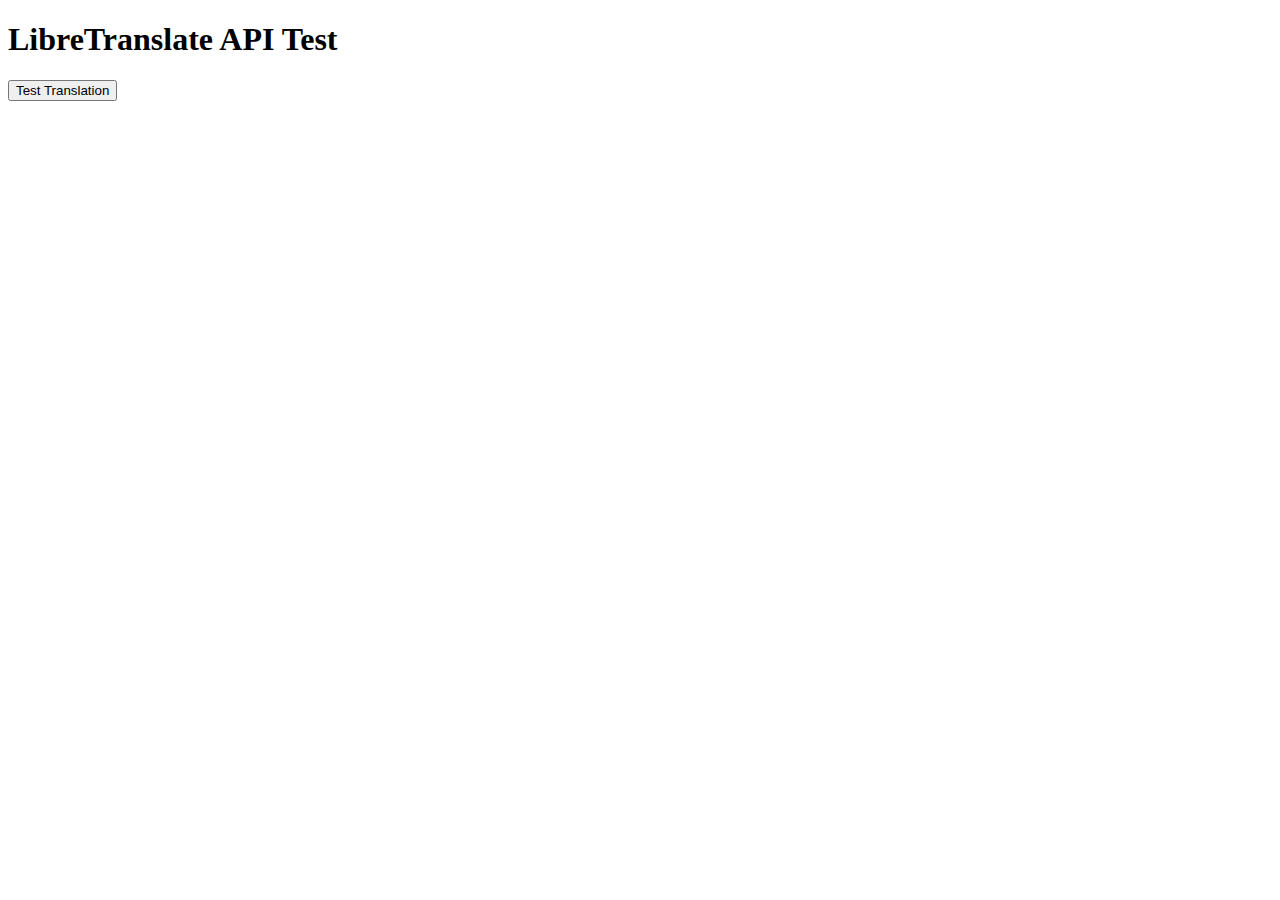
<file: test-libretranslate.html>
<!DOCTYPE html>
<html lang="en">
<head>
    <meta charset="UTF-8">
    <meta name="viewport" content="width=device-width, initial-scale=1.0">
    <title>Test LibreTranslate API</title>
</head>
<body>
    <h1>LibreTranslate API Test</h1>
    <button onclick="testTranslation()">Test Translation</button>
    <pre id="result"></pre>

    <script>
        async function testTranslation() {
            const resultEl = document.getElementById('result');
            resultEl.textContent = 'Testing...';
            
            try {
                const res = await fetch("https://libretranslate.com/translate", {
                    method: "POST",
                    body: JSON.stringify({
                        q: "megneztem egy filmet a moziban",
                        source: "auto",
                        target: "en",
                        format: "text",
                        alternatives: 3,
                        api_key: ""
                    }),
                    headers: { "Content-Type": "application/json" }
                });

                const data = await res.json();
                resultEl.textContent = JSON.stringify(data, null, 2);
            } catch (error) {
                resultEl.textContent = 'Error: ' + error.message;
            }
        }
    </script>
</body>
</html>
</file>
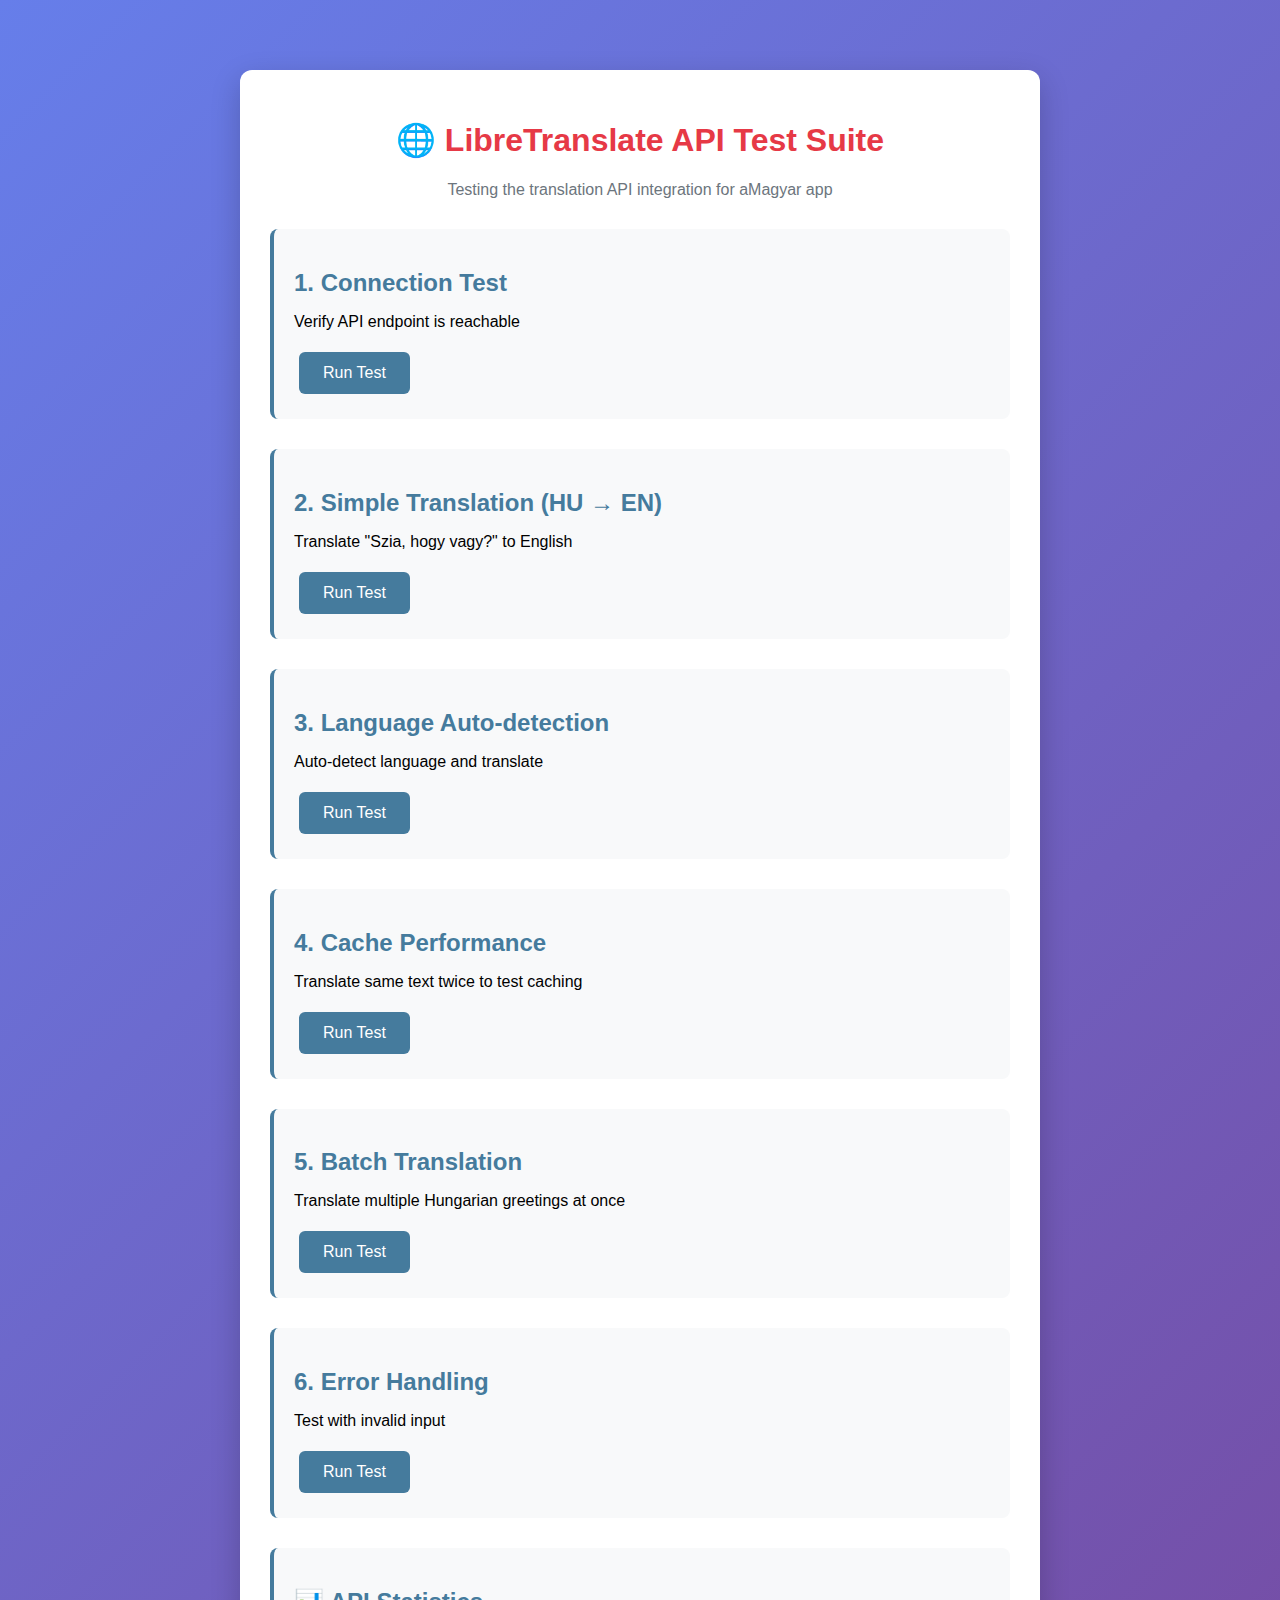
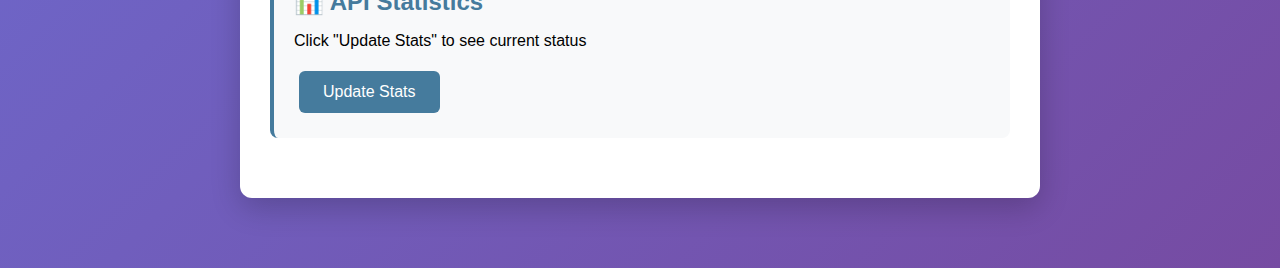
<file: test-translation.html>
<!DOCTYPE html>
<html lang="en">
<head>
    <meta charset="UTF-8">
    <meta name="viewport" content="width=device-width, initial-scale=1.0">
    <title>Translation API Test</title>
    <style>
        body {
            font-family: 'Segoe UI', Tahoma, Geneva, Verdana, sans-serif;
            max-width: 800px;
            margin: 50px auto;
            padding: 20px;
            background: linear-gradient(135deg, #667eea 0%, #764ba2 100%);
            min-height: 100vh;
        }
        .container {
            background: white;
            padding: 30px;
            border-radius: 12px;
            box-shadow: 0 10px 30px rgba(0,0,0,0.2);
        }
        h1 {
            color: #E63946;
            text-align: center;
        }
        .test-section {
            margin: 30px 0;
            padding: 20px;
            background: #f8f9fa;
            border-radius: 8px;
            border-left: 4px solid #457B9D;
        }
        .test-section h2 {
            color: #457B9D;
            margin-bottom: 15px;
        }
        button {
            background: #457B9D;
            color: white;
            border: none;
            padding: 12px 24px;
            border-radius: 6px;
            cursor: pointer;
            font-size: 1rem;
            margin: 5px;
        }
        button:hover {
            background: #2a5a7a;
        }
        .result {
            margin-top: 15px;
            padding: 15px;
            background: white;
            border-radius: 6px;
            border: 2px solid #dee2e6;
        }
        .success {
            border-color: #28a745;
            background: #d4edda;
        }
        .error {
            border-color: #dc3545;
            background: #f8d7da;
        }
        pre {
            background: #1d3557;
            color: #f1faee;
            padding: 15px;
            border-radius: 6px;
            overflow-x: auto;
        }
        .status {
            font-weight: bold;
            margin-bottom: 10px;
        }
    </style>
</head>
<body>
    <div class="container">
        <h1>🌐 LibreTranslate API Test Suite</h1>
        <p style="text-align: center; color: #6c757d;">
            Testing the translation API integration for aMagyar app
        </p>

        <!-- Test 1: Connection Test -->
        <div class="test-section">
            <h2>1. Connection Test</h2>
            <p>Verify API endpoint is reachable</p>
            <button onclick="runConnectionTest()">Run Test</button>
            <div id="test1-result"></div>
        </div>

        <!-- Test 2: Simple Translation -->
        <div class="test-section">
            <h2>2. Simple Translation (HU → EN)</h2>
            <p>Translate "Szia, hogy vagy?" to English</p>
            <button onclick="runSimpleTranslation()">Run Test</button>
            <div id="test2-result"></div>
        </div>

        <!-- Test 3: Auto-detect -->
        <div class="test-section">
            <h2>3. Language Auto-detection</h2>
            <p>Auto-detect language and translate</p>
            <button onclick="runAutoDetect()">Run Test</button>
            <div id="test3-result"></div>
        </div>

        <!-- Test 4: Cache Test -->
        <div class="test-section">
            <h2>4. Cache Performance</h2>
            <p>Translate same text twice to test caching</p>
            <button onclick="runCacheTest()">Run Test</button>
            <div id="test4-result"></div>
        </div>

        <!-- Test 5: Batch Translation -->
        <div class="test-section">
            <h2>5. Batch Translation</h2>
            <p>Translate multiple Hungarian greetings at once</p>
            <button onclick="runBatchTest()">Run Test</button>
            <div id="test5-result"></div>
        </div>

        <!-- Test 6: Error Handling -->
        <div class="test-section">
            <h2>6. Error Handling</h2>
            <p>Test with invalid input</p>
            <button onclick="runErrorTest()">Run Test</button>
            <div id="test6-result"></div>
        </div>

        <!-- API Stats -->
        <div class="test-section">
            <h2>📊 API Statistics</h2>
            <div id="api-stats">
                <p>Click "Update Stats" to see current status</p>
            </div>
            <button onclick="updateStats()">Update Stats</button>
        </div>
    </div>

    <script src="translate-api.js"></script>
    <script>
        // Test 1: Connection Test
        async function runConnectionTest() {
            const resultDiv = document.getElementById('test1-result');
            resultDiv.innerHTML = '<div class="result">⏳ Testing connection...</div>';
            
            try {
                const result = await translator.testConnection();
                
                if (result.success) {
                    resultDiv.innerHTML = `
                        <div class="result success">
                            <div class="status">✅ Connection Successful</div>
                            <p><strong>Endpoint:</strong> ${result.endpoint}</p>
                            <p><strong>Test Translation:</strong> "Hello" → "${result.testTranslation}"</p>
                        </div>
                    `;
                } else {
                    resultDiv.innerHTML = `
                        <div class="result error">
                            <div class="status">❌ Connection Failed</div>
                            <p>${result.error}</p>
                        </div>
                    `;
                }
            } catch (error) {
                resultDiv.innerHTML = `
                    <div class="result error">
                        <div class="status">❌ Error</div>
                        <p>${error.message}</p>
                    </div>
                `;
            }
        }

        // Test 2: Simple Translation
        async function runSimpleTranslation() {
            const resultDiv = document.getElementById('test2-result');
            resultDiv.innerHTML = '<div class="result">⏳ Translating...</div>';
            
            try {
                const start = performance.now();
                const result = await translator.translate('Szia, hogy vagy?', 'hu', 'en');
                const duration = (performance.now() - start).toFixed(0);
                
                resultDiv.innerHTML = `
                    <div class="result success">
                        <div class="status">✅ Translation Successful</div>
                        <p><strong>Original:</strong> Szia, hogy vagy?</p>
                        <p><strong>Translation:</strong> ${result.translatedText}</p>
                        <p><strong>Time:</strong> ${duration}ms</p>
                        <p><strong>Cached:</strong> ${result.cached ? 'Yes ⚡' : 'No 🌐'}</p>
                    </div>
                `;
            } catch (error) {
                resultDiv.innerHTML = `
                    <div class="result error">
                        <div class="status">❌ Translation Failed</div>
                        <p>${error.message}</p>
                    </div>
                `;
            }
        }

        // Test 3: Auto-detect
        async function runAutoDetect() {
            const resultDiv = document.getElementById('test3-result');
            resultDiv.innerHTML = '<div class="result">⏳ Detecting and translating...</div>';
            
            try {
                const result = await translator.translate('Köszönöm szépen!', 'auto', 'en');
                
                resultDiv.innerHTML = `
                    <div class="result success">
                        <div class="status">✅ Auto-detection Successful</div>
                        <p><strong>Original:</strong> Köszönöm szépen!</p>
                        <p><strong>Detected Language:</strong> ${result.sourceLang}</p>
                        <p><strong>Translation:</strong> ${result.translatedText}</p>
                    </div>
                `;
            } catch (error) {
                resultDiv.innerHTML = `
                    <div class="result error">
                        <div class="status">❌ Error</div>
                        <p>${error.message}</p>
                    </div>
                `;
            }
        }

        // Test 4: Cache Performance
        async function runCacheTest() {
            const resultDiv = document.getElementById('test4-result');
            resultDiv.innerHTML = '<div class="result">⏳ Running cache test...</div>';
            
            try {
                // First translation (should be live)
                const start1 = performance.now();
                const result1 = await translator.translate('A kutya alszik', 'hu', 'en');
                const duration1 = (performance.now() - start1).toFixed(0);
                
                // Second translation (should be cached)
                const start2 = performance.now();
                const result2 = await translator.translate('A kutya alszik', 'hu', 'en');
                const duration2 = (performance.now() - start2).toFixed(0);
                
                const speedup = (duration1 / duration2).toFixed(1);
                
                resultDiv.innerHTML = `
                    <div class="result success">
                        <div class="status">✅ Cache Test Complete</div>
                        <p><strong>Translation:</strong> "${result1.translatedText}"</p>
                        <p><strong>First call:</strong> ${duration1}ms (Live ${result1.cached ? '❌' : '✅'})</p>
                        <p><strong>Second call:</strong> ${duration2}ms (Cached ${result2.cached ? '✅' : '❌'})</p>
                        <p><strong>Speed improvement:</strong> ${speedup}x faster!</p>
                    </div>
                `;
            } catch (error) {
                resultDiv.innerHTML = `
                    <div class="result error">
                        <div class="status">❌ Error</div>
                        <p>${error.message}</p>
                    </div>
                `;
            }
        }

        // Test 5: Batch Translation
        async function runBatchTest() {
            const resultDiv = document.getElementById('test5-result');
            resultDiv.innerHTML = '<div class="result">⏳ Batch translating...</div>';
            
            try {
                const phrases = [
                    'Jó reggelt!',
                    'Jó napot!',
                    'Jó estét!',
                    'Jó éjszakát!'
                ];
                
                const results = await translator.translateBatch(phrases, 'hu', 'en');
                
                let html = '<div class="result success"><div class="status">✅ Batch Translation Complete</div>';
                results.forEach((result, idx) => {
                    if (result.success) {
                        html += `<p>${idx + 1}. "${result.original}" → "${result.translatedText}"</p>`;
                    } else {
                        html += `<p>${idx + 1}. "${result.original}" → ❌ ${result.error}</p>`;
                    }
                });
                html += '</div>';
                
                resultDiv.innerHTML = html;
            } catch (error) {
                resultDiv.innerHTML = `
                    <div class="result error">
                        <div class="status">❌ Error</div>
                        <p>${error.message}</p>
                    </div>
                `;
            }
        }

        // Test 6: Error Handling
        async function runErrorTest() {
            const resultDiv = document.getElementById('test6-result');
            resultDiv.innerHTML = '<div class="result">⏳ Testing error handling...</div>';
            
            try {
                // Try to translate empty string
                await translator.translate('', 'hu', 'en');
                
                resultDiv.innerHTML = `
                    <div class="result error">
                        <div class="status">❌ Test Failed</div>
                        <p>Should have thrown an error for empty string</p>
                    </div>
                `;
            } catch (error) {
                resultDiv.innerHTML = `
                    <div class="result success">
                        <div class="status">✅ Error Handling Works</div>
                        <p><strong>Expected error caught:</strong> ${error.message}</p>
                        <p>The API correctly validates input and throws errors for empty text.</p>
                    </div>
                `;
            }
        }

        // Update Stats
        function updateStats() {
            const statsDiv = document.getElementById('api-stats');
            const stats = translator.getCacheStats();
            
            statsDiv.innerHTML = `
                <div class="result">
                    <p><strong>Current Endpoint:</strong> ${translator.getCurrentEndpoint()}</p>
                    <p><strong>Cache Size:</strong> ${stats.size} / ${stats.maxSize} items</p>
                    <p><strong>Cache Status:</strong> ${stats.hitRate}</p>
                    <p><strong>Total Endpoints:</strong> ${translator.endpoints.length}</p>
                </div>
            `;
        }

        // Initialize
        console.log('🧪 Translation API Test Suite Loaded');
        console.log('Click the buttons to run tests!');
    </script>
</body>
</html>
</file>
